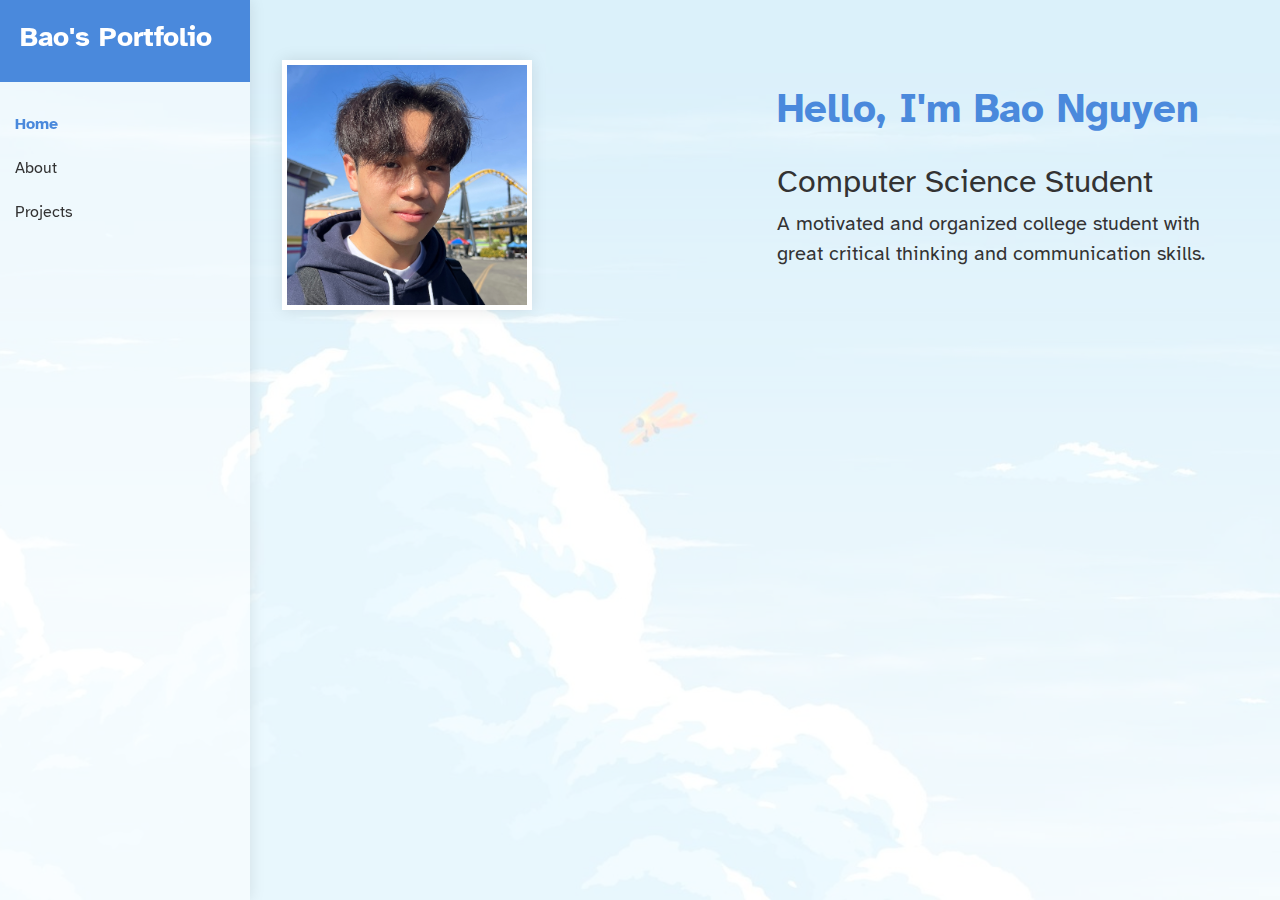
<file: index.html>
<!DOCTYPE html>
<html lang="en">
<head>
    <meta charset="UTF-8">
    <meta name="viewport" content="width=device-width, initial-scale=1.0">
    <title>Bao Nguyen's Portfolio | Home</title>
    <link href="https://cdn.jsdelivr.net/npm/bootstrap@5.3.0/dist/css/bootstrap.min.css" rel="stylesheet">
    <link rel="stylesheet" href="css/styles.css">
</head>
<body>
    <div class="wrapper">
        <nav id="sidebar">
            <div class="sidebar-header">
                <h3><strong>Bao's Portfolio</strong></h3>
            </div>
            <ul class="list-unstyled components">
                <li class="active"><a href="index.html">Home</a></li>
                <li><a href="about.html">About</a></li>
                <li><a href="projects.html">Projects</a></li>
            </ul>
        </nav>

        <div id="content">
            <button type="button" id="sidebarCollapse" class="btn d-md-none">
                <span class="navbar-toggler-icon"></span>
            </button>
            <div class="container">
                    <div class="section home-section">
                        <div class="row align-items-center">
                            <div class="col-md-6">
                                <img src="assets/profile-picture.jpg" alt="Profile Picture" class="profile-img">
                            </div>
                            <div class="col-md-6">
                                <h1 class="section-title">Hello, I'm <span class="highlight">Bao Nguyen</span></h1>
                                <h2 class="section-subtitle">Computer Science Student</h2>
                                <p class="lead">A motivated and organized college student with great critical thinking and communication skills.</p>
                            </div>
                        </div>
                    </div>
                </div>
            </div>
        </div>
    </div>

    <script src="https://cdn.jsdelivr.net/npm/bootstrap@5.3.0/dist/js/bootstrap.bundle.min.js"></script>
    <script src="js/script.js"></script>
</body>
</html>
</file>
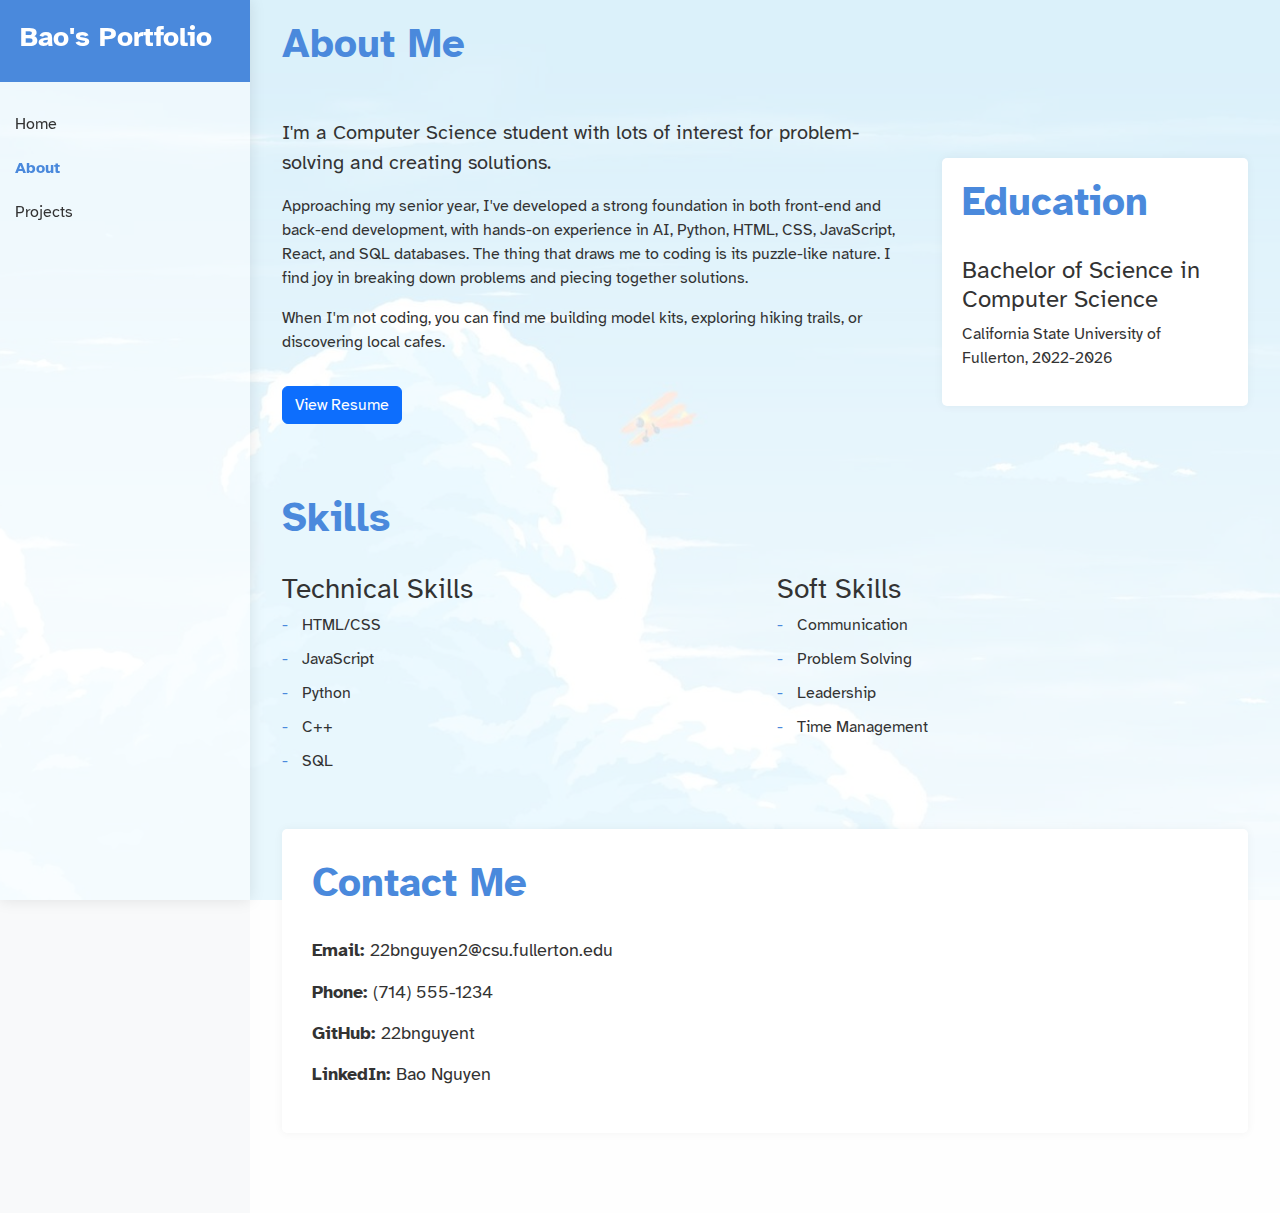
<file: about.html>
<!DOCTYPE html>
<html lang="en">
<head>
    <meta charset="UTF-8">
    <meta name="viewport" content="width=device-width, initial-scale=1.0">
    <title>Bao Nguyen's Portfolio | About</title>
    <link href="https://cdn.jsdelivr.net/npm/bootstrap@5.3.0/dist/css/bootstrap.min.css" rel="stylesheet">
    <link rel="stylesheet" href="css/styles.css">
</head>
<body>
    <div class="wrapper">
        <nav id="sidebar">
            <div class="sidebar-header">
                <h3><strong>Bao's Portfolio</strong></h3>
            </div>
            <ul class="list-unstyled components">
                <li><a href="index.html">Home</a></li>
                <li class="active"><a href="about.html">About</a></li>
                <li><a href="projects.html">Projects</a></li>
            </ul>
        </nav>

        <div id="content">
            <button type="button" id="sidebarCollapse" class="btn d-md-none">
                <span class="navbar-toggler-icon"></span>
            </button>
            <div class="container">
                    <h1 class="section-title">About Me</h1>

                    <div class="section-content">
                        <div class="row mb-5">
                            <div class="col-lg-8">
                                <p class="lead">I'm a Computer Science student with lots of interest for problem-solving and creating solutions.</p>
                                <p>Approaching my senior year, I've developed a strong foundation in both front-end and back-end development, with hands-on experience in AI, Python, HTML, CSS, JavaScript, React, and SQL databases. The thing that draws me to coding is its puzzle-like nature. I find joy in breaking down problems and piecing together solutions.</p>
                                <p>When I'm not coding, you can find me building model kits, exploring hiking trails, or discovering local cafes.</p>
                                <a href="assets/resume.pdf" target="_blank" class="btn btn-primary mt-3">View Resume</a>
                            </div>
                            <div class="col-lg-4">
                                <div class="section education-section">
                                    <h3 class="section-title">Education</h3>
                                    <h4>Bachelor of Science in Computer Science</h4>
                                    <p>California State University of Fullerton, 2022-2026</p>
                                </div>
                            </div>
                        </div>

                        <div class="section skills-section">
                            <h2 class="section-title">Skills</h2>
                            <div class="row">
                                <div class="col-md-6">
                                    <h3>Technical Skills</h3>
                                    <ul class="skill-list">
                                        <li>HTML/CSS</li>
                                        <li>JavaScript</li>
                                        <li>Python</li>
                                        <li>C++</li>
                                        <li>SQL</li>
                                    </ul>
                                </div>
                                <div class="col-md-6">
                                    <h3>Soft Skills</h3>
                                    <ul class="skill-list">
                                        <li>Communication</li>
                                        <li>Problem Solving</li>
                                        <li>Leadership</li>
                                        <li>Time Management</li>
                                    </ul>
                                </div>
                            </div>
                        </div>

                        <div class="section contact-section">
                            <h2 class="section-title">Contact Me</h2>
                            <div class="contact-stack">
                                <p><strong>Email: </strong> 22bnguyen2@csu.fullerton.edu</p>
                                <p><strong>Phone: </strong> (714) 555-1234</p>
                                <p><strong>GitHub: </strong> <a href="https://github.com/22bnguyent" target="_blank" class="social-link">22bnguyent</a></p>
                                <p><strong>LinkedIn: </strong> <a href="https://www.linkedin.com/in/bao-nguyen-7b8330348/" target="_blank" class="social-link">Bao Nguyen</a></p>
                            </div>
                        </div>
                    </div>
                </div>
            </div>
        </div>
    </div>

    <script src="https://cdn.jsdelivr.net/npm/bootstrap@5.3.0/dist/js/bootstrap.bundle.min.js"></script>
    <script src="js/script.js"></script>
</body>
</html>
</file>
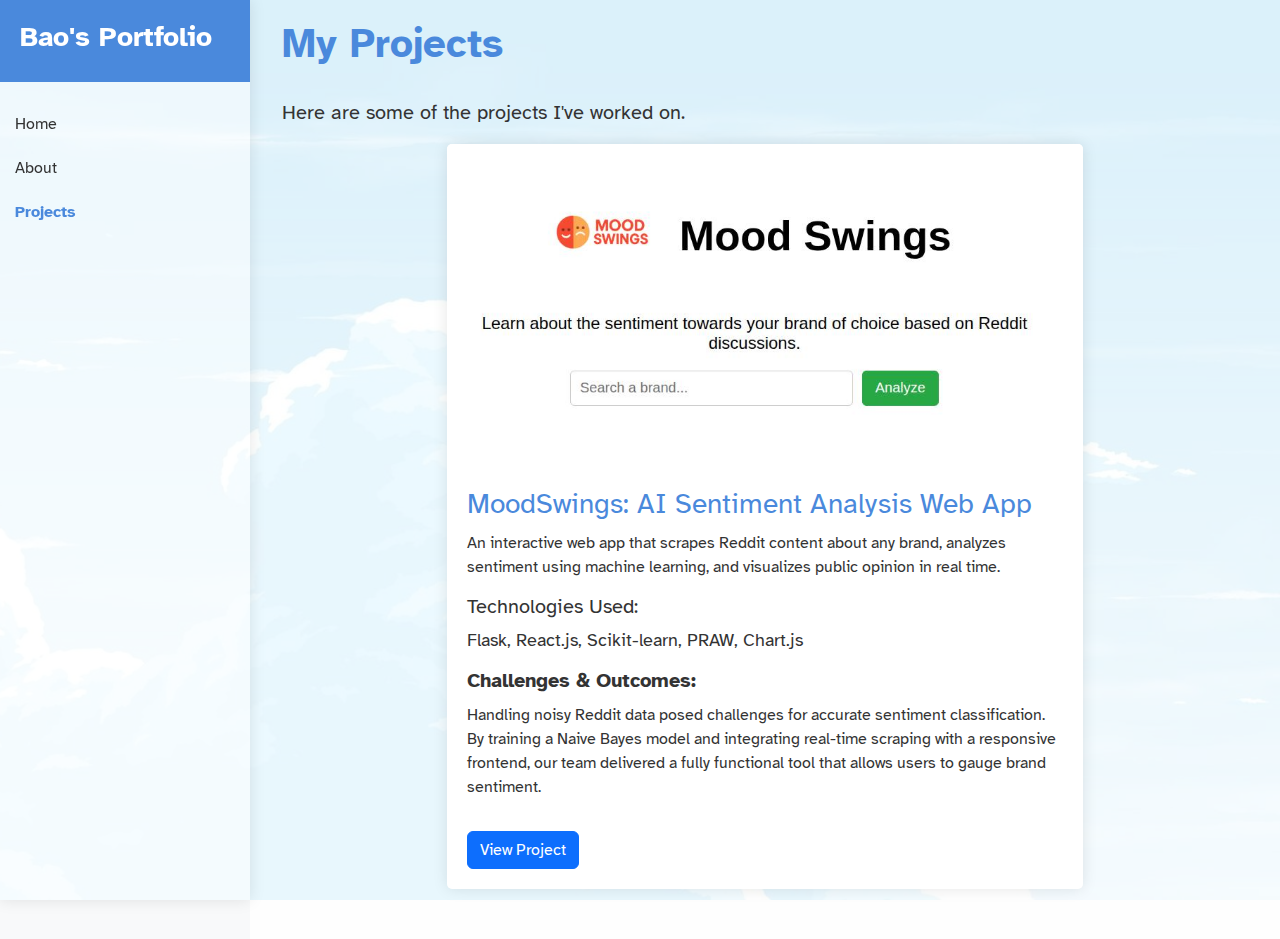
<file: projects.html>
<!DOCTYPE html>
<html lang="en">
  <head>
    <meta charset="UTF-8" />
    <meta name="viewport" content="width=device-width, initial-scale=1.0" />
    <title>Bao Nguyen's Portfolio | Projects</title>
    <link
      href="https://cdn.jsdelivr.net/npm/bootstrap@5.3.0/dist/css/bootstrap.min.css"
      rel="stylesheet"
    />
    <link rel="stylesheet" href="css/styles.css" />
  </head>
  <body>
    <div class="wrapper">
      <nav id="sidebar">
        <div class="sidebar-header">
          <h3><strong>Bao's Portfolio</strong></h3>
        </div>
        <ul class="list-unstyled components">
          <li><a href="index.html">Home</a></li>
          <li><a href="about.html">About</a></li>
          <li class="active"><a href="projects.html">Projects</a></li>
        </ul>
      </nav>

      <div id="content">
        <button type="button" id="sidebarCollapse" class="btn d-md-none">
          <span class="navbar-toggler-icon"></span>
        </button>
        <div class="container">
          <h1 class="page-title">My Projects</h1>
          <p class="lead">Here are some of the projects I've worked on.</p>

          <div class="row">
            <div class="col-lg-8 mx-auto">
              <div class="project-card">
                <div class="project-img">
                  <img src="assets/project1.jpg" alt="MoodSwings Project" />
                </div>
                <div class="project-info">
                  <h3>MoodSwings: AI Sentiment Analysis Web App</h3>
                  <p>
                    An interactive web app that scrapes Reddit content about any
                    brand, analyzes sentiment using machine learning, and
                    visualizes public opinion in real time.
                  </p>
                  <div class="tech-stack">
                    <h5>Technologies Used:</h5>
                    <p>Flask, React.js, Scikit-learn, PRAW, Chart.js</p>
                  </div>
                  <div class="project-challenges mt-3">
                    <h5>Challenges & Outcomes:</h5>
                    <p>
                      Handling noisy Reddit data posed challenges for accurate
                      sentiment classification. By training a Naive Bayes model
                      and integrating real-time scraping with a responsive
                      frontend, our team delivered a fully functional tool that
                      allows users to gauge brand sentiment.
                    </p>
                  </div>
                  <a
                    href="https://mood-swings.onrender.com/"
                    class="btn btn-primary mt-3"
                    >View Project</a
                  >
                </div>
              </div>
            </div>
          </div>
        </div>
      </div>
    </div>

    <script src="https://cdn.jsdelivr.net/npm/bootstrap@5.3.0/dist/js/bootstrap.bundle.min.js"></script>
    <script src="js/script.js"></script>
  </body>
</html>
</file>
<file: css/styles.css>
/* Atkinson Hyperlegible Font */
@font-face {
  font-family: 'Atkinson Hyperlegible';
  src: url('../assets/Atkinson_Hyperlegible/AtkinsonHyperlegible-Regular.ttf') format('truetype');
  font-weight: normal;
  font-style: normal;
}

@font-face {
  font-family: 'Atkinson Hyperlegible';
  src: url('../assets/Atkinson_Hyperlegible/AtkinsonHyperlegible-Bold.ttf') format('truetype');
  font-weight: bold;
  font-style: normal;
}

@font-face {
  font-family: 'Atkinson Hyperlegible';
  src: url('../assets/Atkinson_Hyperlegible/AtkinsonHyperlegible-Italic.ttf') format('truetype');
  font-weight: normal;
  font-style: italic;
}

@font-face {
  font-family: 'Atkinson Hyperlegible';
  src: url('../assets/Atkinson_Hyperlegible/AtkinsonHyperlegible-BoldItalic.ttf') format('truetype');
  font-weight: bold;
  font-style: italic;
}

/* Google Fonts */
@import url("https://fonts.googleapis.com/css2?family=Poppins:wght@300;400;500;600;700&display=swap");

/* Variables */
:root {
  --primary-color: #4a89dc;
  --text-color: #333;
  --light-text: #777;
  --border-color: #ddd;
  --sidebar-width: 250px;
  --sidebar-collapsed-width: 80px;
}

/* Base Styles */
body {
  font-family: 'Atkinson Hyperlegible', sans-serif;
  background-color: #f8f9fa;
  color: var(--text-color);
  overflow-x: hidden;
  background-image: url("../assets/sky-background.jpg");
  background-size: cover;
  background-position: center;
  background-repeat: no-repeat;
  background-attachment: fixed;
  min-height: 100vh;
  width: 100%;
}

/* Layout */
.wrapper {
  display: flex;
  width: 100%;
  min-height: 100vh;
}

/* Sidebar */
#sidebar {
  width: var(--sidebar-width);
  background: rgba(255, 255, 255, 0.9);
  box-shadow: 0 0 15px rgba(0, 0, 0, 0.1);
  position: fixed;
  height: 100vh;
  z-index: 999;
}

#sidebar.active {
  min-width: var(--sidebar-collapsed-width);
  max-width: var(--sidebar-collapsed-width);
  text-align: center;
}

#sidebar.active .sidebar-header h3 {
  display: none;
}

#sidebar.active .sidebar-header strong {
  display: block;
}

#sidebar ul li a {
  padding: 10px 15px;
  display: block;
  color: var(--text-color);
  text-decoration: none;
}

#sidebar ul li a:hover,
#sidebar ul li.active > a {
  color: var(--primary-color);
}

#sidebar ul li.active > a {
  font-weight: bold;
}

#sidebar .sidebar-header {
  padding: 20px;
  background: var(--primary-color);
  color: #fff;
}

#sidebar .components {
  padding: 20px 0;
}

#sidebar .sidebar-footer {
  margin-top: auto;
  padding: 20px;
  border-top: 1px solid var(--border-color);
}

.social-icons {
  display: flex;
  justify-content: center;
  gap: 15px;
}

.social-icons a {
  color: var(--text-color);
  font-size: 1.2rem;
}

.social-icons a:hover {
  color: var(--primary-color);
}

/* Content */
#content {
  width: calc(100% - var(--sidebar-width));
  padding: 20px;
  min-height: 100vh;
  margin-left: var(--sidebar-width);
  background-color: rgba(255, 255, 255, 0.8);
}

/* Navbar */
.navbar {
  padding: 15px 10px;
  background: #fff;
  border: none;
  border-radius: 0;
  margin-bottom: 40px;
  box-shadow: 0 0 10px rgba(0, 0, 0, 0.1);
}

/* Mobile Navigation */
#sidebarCollapse {
  position: fixed;
  top: 20px;
  left: 20px;
  z-index: 1000;
  background: var(--primary-color);
  border: none;
  padding: 10px 15px;
  border-radius: 4px;
  color: white;
  display: none;
}

#sidebarCollapse:hover {
  background: #3a79cc;
}

#sidebarCollapse .navbar-toggler-icon {
  background-image: url("data:image/svg+xml,%3csvg xmlns='http://www.w3.org/2000/svg' viewBox='0 0 30 30'%3e%3cpath stroke='rgba%28255, 255, 255, 1%29' stroke-linecap='round' stroke-miterlimit='10' stroke-width='2' d='M4 7h22M4 15h22M4 23h22'/%3e%3c/svg%3e");
}

/* Home Page */
.home-content {
  padding: 40px 0;
}

.profile-img-container {
  text-align: center;
  margin-bottom: 30px;
}

.profile-img {
  width: 250px;
  height: 250px;
  object-fit: cover;
  border: 5px solid #fff;
  box-shadow: 0 0 15px rgba(0, 0, 0, 0.1);
}

.intro-text {
  text-align: left;
}

.intro-text h1 {
  font-size: 2.5rem;
  font-weight: 700;
  margin-bottom: 10px;
}

.highlight {
  color: var(--primary-color);
}

.tagline {
  font-size: 1.5rem;
  color: var(--text-color);
  margin-bottom: 20px;
  font-weight: 700;
}

.cta-buttons {
  margin-top: 30px;
}

.cta-buttons .btn {
  margin-right: 10px;
  padding: 10px 20px;
}

/* About Page */
.about-content {
  padding: 20px 0;
}

.page-title {
  font-size: 2.5rem;
  font-weight: 700;
  margin-bottom: 30px;
  color: var(--primary-color);
}

.about-text {
  margin-bottom: 30px;
}

.education-section {
  background: #fff;
  padding: 20px;
  border-radius: 5px;
  box-shadow: 0 0 10px rgba(0, 0, 0, 0.05);
}

.education-item {
  margin-bottom: 15px;
}

.education-item h4 {
  font-size: 1.1rem;
  margin-bottom: 5px;
}

.education-item p {
  color: var(--light-text);
}

.skills-section {
  margin: 40px 0;
}

.skill-category {
  margin-bottom: 30px;
}

.skill-list {
  list-style: none;
  padding-left: 0;
}

.skill-list li {
  padding-left: 20px;
  margin-bottom: 10px;
  position: relative;
}

.skill-list li:before {
  content: "-";
  position: absolute;
  left: 0;
  color: var(--primary-color);
}

.contact-section {
  background: #fff;
  padding: 30px;
  border-radius: 5px;
  box-shadow: 0 0 10px rgba(0, 0, 0, 0.05);
}

.contact-info {
  margin-top: 20px;
}

.contact-stack p {
  margin-bottom: 15px;
  font-size: 1.1rem;
}

.contact-info strong {
  color: var(--primary-color);
  margin-right: 10px;
  display: inline-block;
  min-width: 80px;
}

.social-link {
  color: var(--text-color);
  text-decoration: none;
}

.social-link:hover {
  color: var(--primary-color);
}

/* Resume Modal */
.resume-content {
  padding: 20px;
}

.resume-subtitle {
  color: var(--light-text);
  margin-bottom: 20px;
}

.resume-section {
  margin-bottom: 30px;
}

.resume-item {
  margin-bottom: 20px;
}

.resume-meta {
  color: var(--light-text);
  font-style: italic;
  margin-bottom: 10px;
}

.resume-skills {
  display: flex;
  flex-wrap: wrap;
  gap: 10px;
}

.badge {
  padding: 8px 12px;
  font-weight: 500;
}

/* Projects Page */
.projects-content {
  padding: 20px 0;
}

.project-grid {
  margin-top: 30px;
}

.project-card {
  background: #fff;
  border-radius: 5px;
  overflow: hidden;
  box-shadow: 0 0 15px rgba(0, 0, 0, 0.1);
  margin-bottom: 30px;
}

.project-img {
  height: auto;
  overflow: hidden;
}

.project-img img {
  width: 100%;
  height: auto;
  object-fit: contain;
}

.project-info {
  padding: 20px;
}

.project-info h3 {
  margin-bottom: 10px;
  color: var(--primary-color);
}

.tech-stack {
  margin-top: 15px;
}

.tech-stack p {
  margin-top: 5px;
  font-size: 1.1rem;
}

.project-challenges {
  margin-top: 20px;
}

.project-challenges h5 {
  margin-bottom: 10px;
  font-weight: 600;
}

/* Responsive */
@media (max-width: 768px) {
  #sidebar {
    margin-left: calc(-1 * var(--sidebar-width));
    transition: margin 0.3s ease-in-out;
  }

  #sidebar.active {
    margin-left: 0;
  }

  #content {
    width: 100%;
    margin-left: 0;
    transition: margin 0.3s ease-in-out;
  }

  #sidebarCollapse {
    display: block;
  }

  #sidebar .sidebar-header h3 {
    display: none;
  }

  #sidebar.active .sidebar-header h3 {
    display: block;
  }

  #sidebar .components {
    padding: 10px 0;
  }

  #sidebar ul li a {
    padding: 10px;
    font-size: 0.9em;
  }

  #sidebar ul li a:hover {
    background: rgba(255, 255, 255, 0.1);
  }

  .intro-text {
    text-align: center;
    margin-top: 30px;
  }

  .project-card {
    margin-bottom: 30px;
  }
}

@media (min-width: 769px) {
  #sidebar.active + #content {
    margin-left: var(--sidebar-collapsed-width);
  }
}

/* Content Sections */
.section {
  margin: 40px 0;
}

.section-title {
  font-size: 2.5rem;
  font-weight: 700;
  margin-bottom: 30px;
  color: var(--primary-color);
}

.section-content {
  padding: 20px 0;
}
</file>
